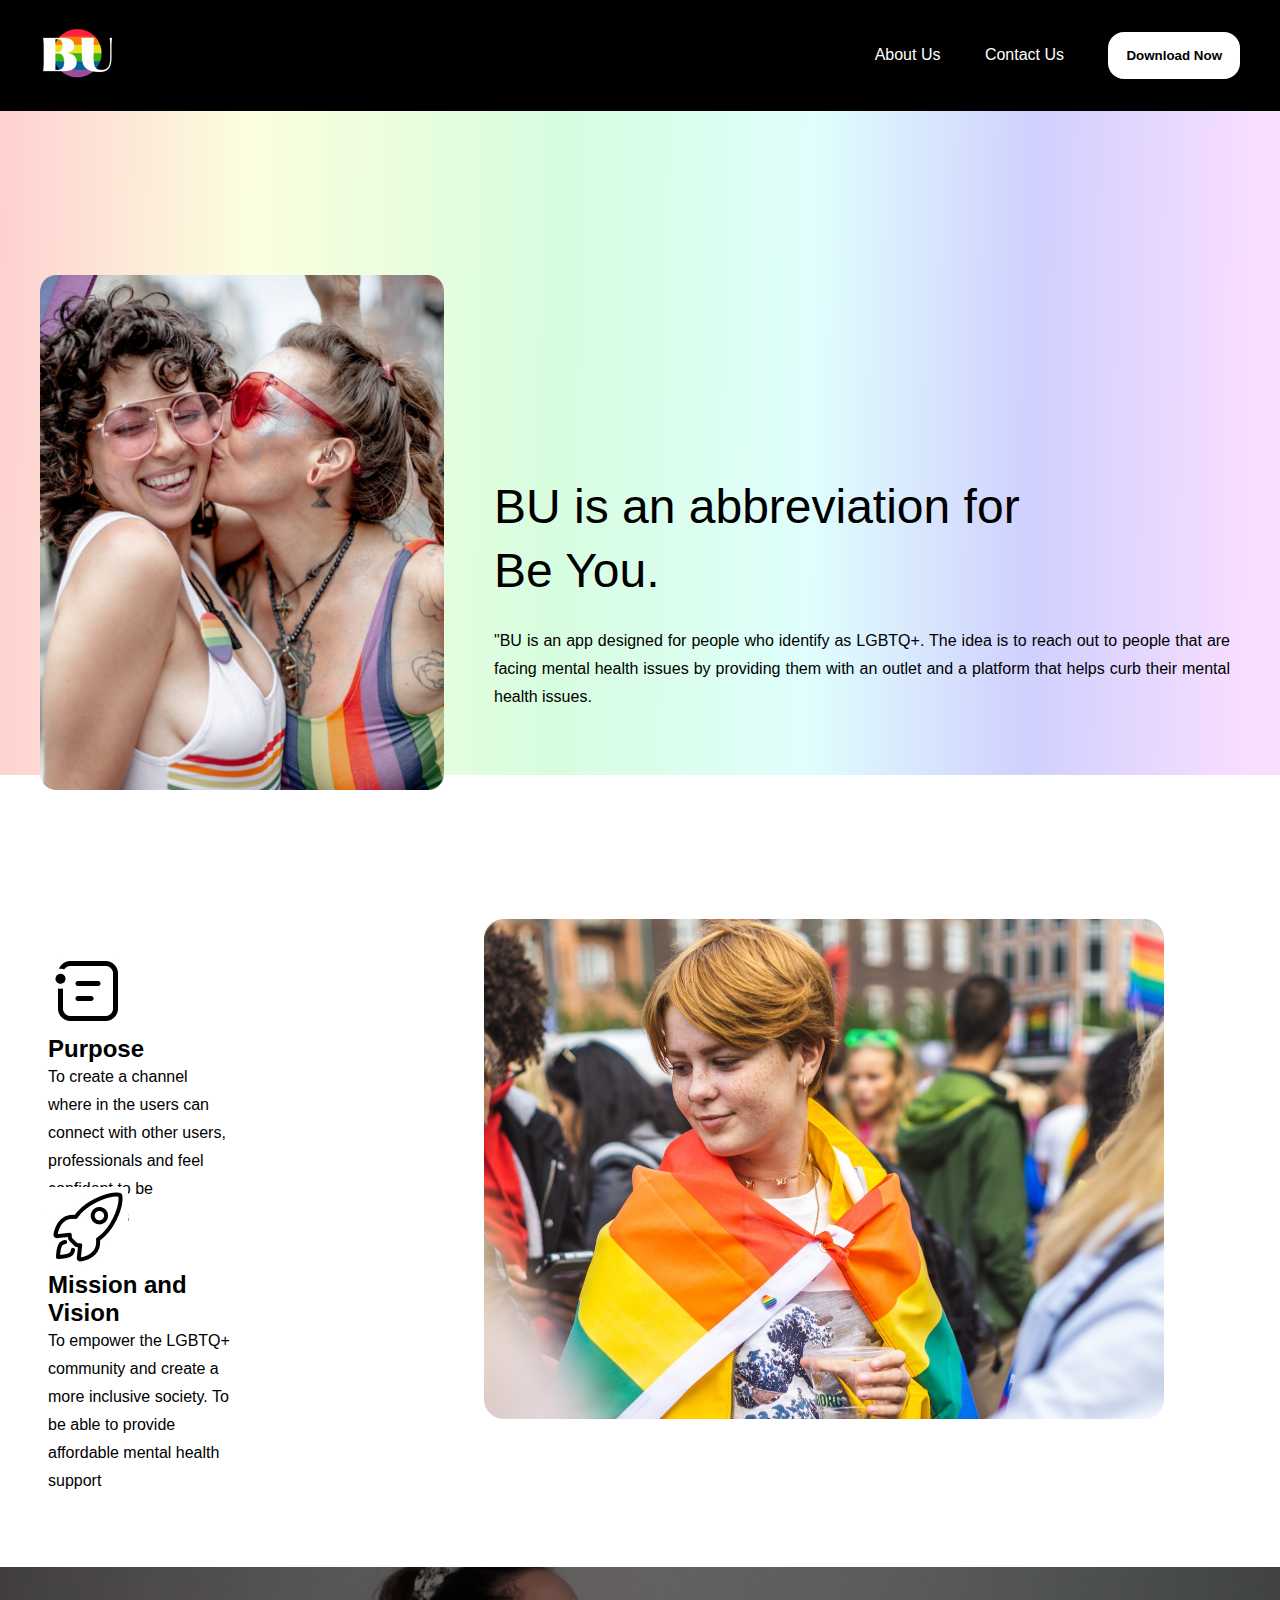
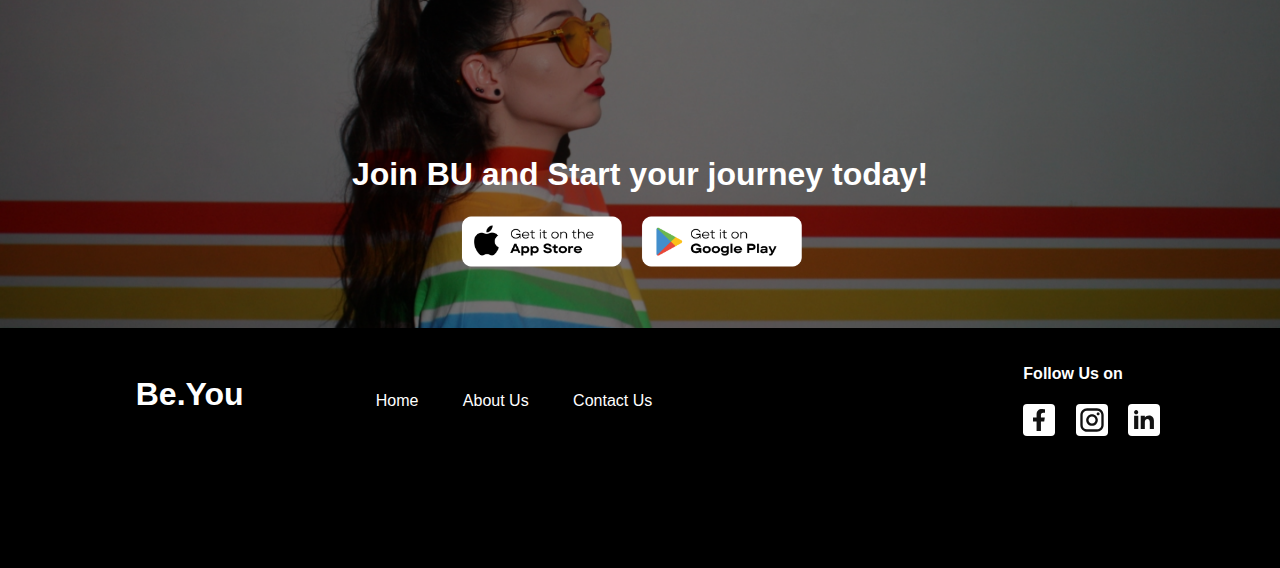
<file: about-us.html>
<!Doctype HTML>
<html>
    <head>
        <title>Be You: About Us</title>
        <meta name="viewport" content="width=device-width, initial-scale=1.0">
        <link rel="stylesheet" type="text/css" href="styles1.css">
        <link rel="stylesheet" type="text/css" href="styles.css">
    </head>
    <body>
        <header>
            
            <nav>
            <a href="index.html"><img src="images/logo.png" alt="logo"></a>
            <ul>
                <li><a href="about-us.html">About Us</a></li>
                <li><a href="contact-us.html">Contact Us</a></li>
                <button class="btn-download">Download Now</button>
            </ul>
            </nav>

        </header>
        
               
        
        <!-- ABOUT US HERO SECTION-->
        <main>   
            <section class="hero-banner">
                <section class="banner-content" col-8>
                        <img src="images/about header.jpg" id="about-img" alt="About Header Image">
                        <section class="abt-ctnt">
                            <h1 class="h1-regular">BU is an abbreviation for <br>Be You.</h1>
                            <p>"BU is an app designed for people who identify
                            as LGBTQ+. The idea is to reach out to people
                            that are facing mental health issues by
                            providing them with an outlet and a platform
                            that helps curb their mental health issues.</p>
                        </section>   
                </section>
            </section>
            <!-- MISSION VISION SECTION --> 
            <section class="m-v-sections col-12">    
                <section class="m-v-sect col-8">
                    <section class="purpose col-6"> 
                        <img src="images/mission.jpg" id="purpose-icon" alt="Purpose Icon">
                        <section class="m-v-sec">
                            <h3>Purpose</h3>
                            <p>To create a channel where in the users can connect with other users, professionals and
                            feel confident to be themselves</p>  
                        </section>                                       
                    </section>
                    <section class="mission col-6">
                        <img src="images/vision.jpg" id="mission-icon" alt="Mission Icon">    
                        <section class="m-sec">
                            <h3>Mission and Vision</h3>
                            <p>To empower the LGBTQ+ community and create a more inclusive society.
                            To be able to provide affordable mental health support</p>
                        </section>               
                    </section>
                </section>
                <section class="mission-vision-image">
                    <img src="images/missionvision.png" id="mission-img" alt="Mission & Vision Image" width="680" height="500">
                </section>
            </section>     
            <section class="image-with-text">
                <img src="images/download-image.png" alt="Image">
                <section class="text-overlay">
                    <h2>Join BU and Start your journey today!</h2>     
                    <section class="download-btns">
                        <a href="https://www.apple.com/ca/app-store/" target="_blank"><img class="download-btn" src="images/App%20Store.png"></a>
                        <a href="https://play.google.com/store/apps" target="_blank"><img class="download-btn" src="images/Playstore.png"></a>
                    </section>     
                </section>
            </section>
        </main>     
        <!-- FOOTER SECTION -->       
        <footer class="col-12">           
            <section class="col-8">
            <h2 class="col-3">Be.You</h2>               
            <nav class="footer-nav col-6">
                <ul id="footer-links">
                    <li><a href="index.html">Home</a></li>
                    <li><a href="about-us.html">About Us</a></li>
                    <li><a href="contact-us.html"++>Contact Us</a></li>
                </ul>
            </nav>
            </section>         
            <section class="social-links">
            <h4>Follow Us on</h4>
                <section class="social-icons">
                    <a href="https://www.facebook.com/" target="_blank"><img src="images/facebook.svg" alt="Facebook logo"></a>
                    <a href="https://instagram.com/" target="_blank"><img src="images/instagram.svg" alt="instagram logo"></a>
                    <a href="https://linkedin.com/" target="_blank"><img src="images/linkedin.svg" alt="Linkedin logo"></a>
                </section>       
            </section>
        </footer>
    </body>
</html>
</file>
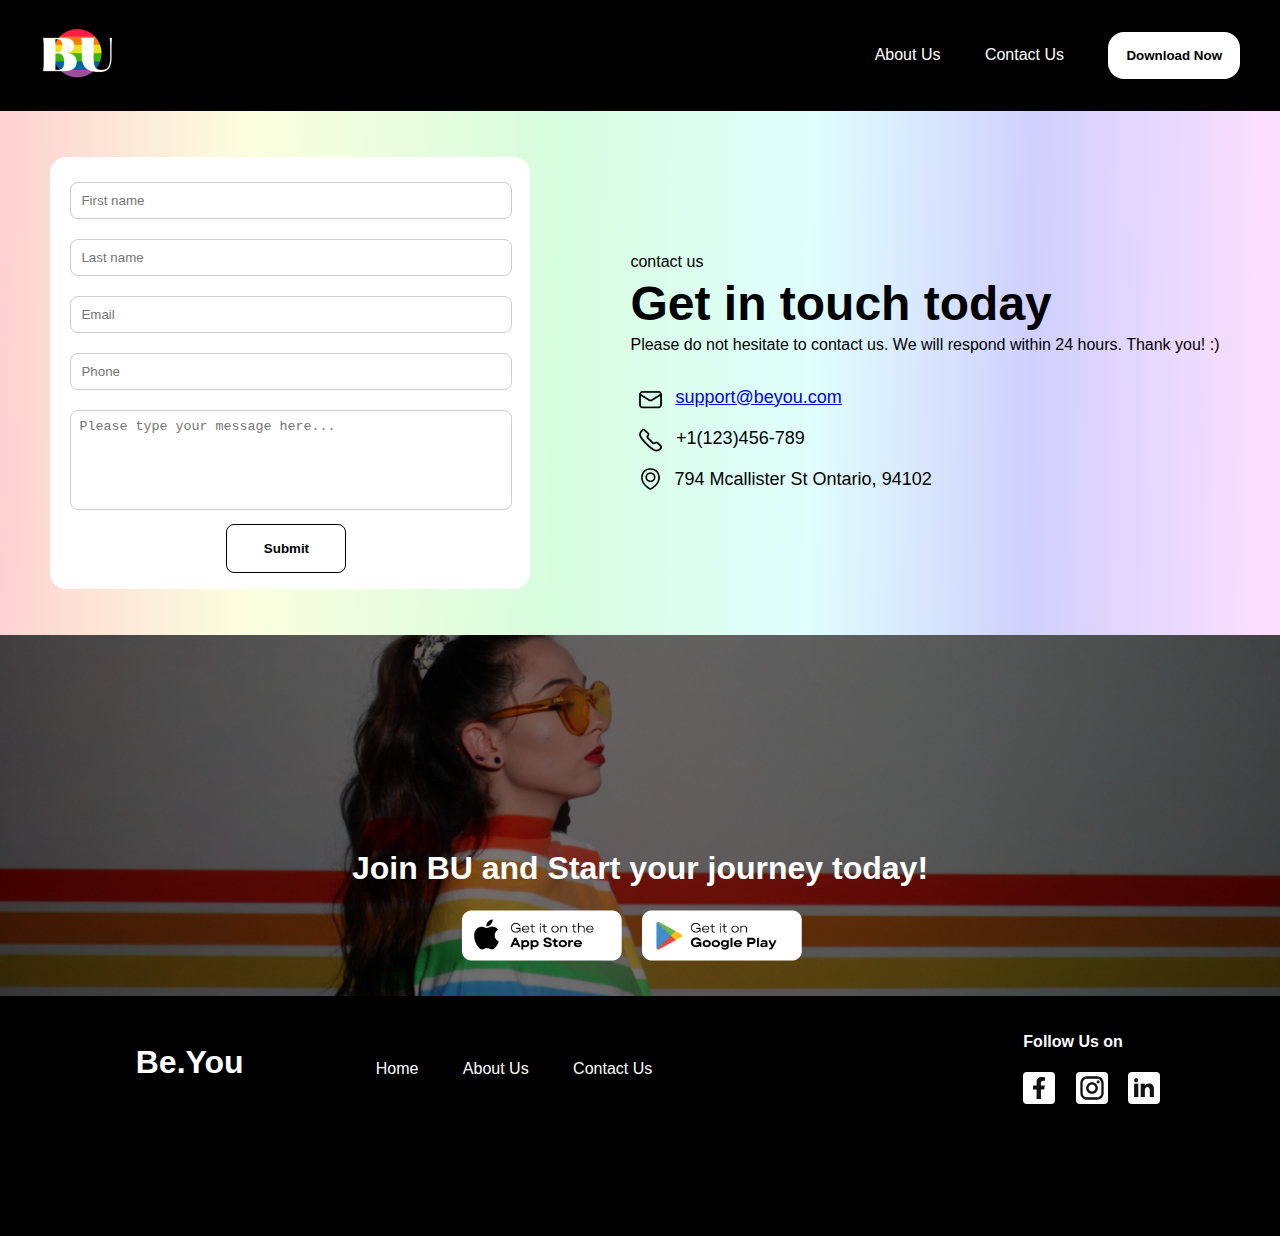
<file: contact-us.html>
<!DOCTYPE html>

<html>

<head>
    <title>Be You: Contact Us</title>
    <meta name="viewport" content="width=device-width, initial-scale=1.0">
    <link rel="stylesheet" type="text/css" href="styles1.css">
    <link rel="stylesheet" type="text/css" href="styles.css">

</head>

<body>
    <header>

        <nav>
            <a href="index.html"><img src="images/logo.png" alt="logo"></a>
            <ul>
                <li><a href="about-us.html">About Us</a></li>
                <li><a href="contact-us.html">Contact Us</a></li>
                <button class="btn-download">Download Now</button>
            </ul>
        </nav>

    </header>
    <!-- ADDING SPACE FOR MARGIN REFERENCE -->




    <!-- CONTACT US SECTION -->
    <main>
        <section class="side-side col-12" id="contact">

            <div id="form">
                <form class="form-content" onsubmit="contactsubmit(event);">
                    <input type="text" id="fname" name="lname" placeholder="First name" required>
                    <input type="text" id="lname" name="lname" placeholder="Last name" required>
                    <input type="email" id="yemail" name="yemail" placeholder="Email" required>
                    <input type="text" id="yphone" name="yphone" placeholder="Phone" required>
                    <textarea type="textarea" id="yquery" name="yquery"
                        placeholder="Please type your message here..."></textarea>
                    <button type="submit">Submit</button>
                </form>
            </div>

            <!-- ADDING SPACE FOR MARGIN REFERENCE -->
            <div id="contact-us-container">
                <section class="contact-us">
                    <section class="contact-sub">
                        <p>contact us</p>
                        <h1>Get in touch today</h1>
                        <p>Please do not hesitate to contact us.
                            We will respond within 24 hours. Thank you! :)</p>
                    </section>
                    <section class="contact-us-sub">
                        <div style="display: flex; margin:8px">
                            <img style="height: 25px" src="images/Email.png" id="email-icon" alt="Email Icon">
                            <h3 style="margin-left: 12px">
                                <li><a href="mail to:support@beyou.com">support@beyou.com</a>
                            </h3>
                        </div>
                        <div style="display: flex; margin:8px; margin-top:16px">
                            <img style="height: 25px" src="images/Phone.png" id="phone-icon" alt="Phone Icon">
                            <h3 style="margin-left: 12px">+1(123)456-789</h3>
                        </div>
                        <div style="display: flex; margin:8px">
                            <img style="height: 30px" src="images/location.png" id="location-icon" alt="Location Icon">
                            <h3 style="margin-left: 12px; margin-top:8px">794 Mcallister St Ontario, 94102</h3>
                        </div>
                    </section>
                </section>
            </div>
        </section>
        <section id="thank-you" class="col-12" style="display: none">
            <div>
                Thank you for contacting us, we will get back to you within 1-2 business days.
            </div>
        </section>
        <!-- DOWNLOAD APP SECTION -->

        <section class="image-with-text">
            <img src="images/download-image.png" alt="Image">
            <section class="text-overlay">
                <h2>Join BU and Start your journey today!</h2>

                <section class="download-btns">
                    <a href="https://www.apple.com/ca/app-store/" target="_blank"><img class="download-btn"
                            src="images/App%20Store.png"></a>
                    <a href="https://play.google.com/store/apps" target="_blank"><img class="download-btn"
                            src="images/Playstore.png"></a>
                </section>

            </section>

        </section>


    </main>


    <!-- FOOTER SECTION -->
    <footer class="col-12">
        <section class="col-8">
            <h2 class="col-3">Be.You</h2>
            <nav class="footer-nav col-6">
                <ul id="footer-links">
                    <li><a href="index.html">Home</a></li>
                    <li><a href="about-us.html">About Us</a></li>
                    <li><a href="contact-us.html" ++>Contact Us</a></li>
                </ul>
            </nav>
        </section>
        <section class="social-links">
            <h4>Follow Us on</h4>
            <section class="social-icons">
                <a href="https://www.facebook.com/" target="_blank"><img src="images/facebook.svg"
                        alt="Facebook logo"></a>
                <a href="https://instagram.com/" target="_blank"><img src="images/instagram.svg"
                        alt="instagram logo"></a>
                <a href="https://linkedin.com/" target="_blank"><img src="images/linkedin.svg" alt="Linkedin logo"></a>
            </section>
        </section>
    </footer>
    <script>
        function contactsubmit(e)
        {
            e.preventDefault();

            let firstname = document.getElementById('fname').value;
            let email = document.getElementById('yemail').value;
            let phone = document.getElementById('yphone').value;
            let lastname = document.getElementById('lname').value;

            document.getElementById('contact').style.display = 'none';
            document.getElementById('thank-you').style.display = 'block';
        }
    </script>
</body>

</html>
</file>
<file: styles1.css>
*{
  box-sizing: border-box;
  scroll-behavior: smooth;
}

.row::after {
  content:"";
  clear:both;
  display:table;
  margin: 0;
}

[class*="col-"] {
float:left;
padding: 16px;
    
}

[class*="container"] {
    padding-bottom: 120px;
}


body{
max-width: 100%;
margin: 0 auto;
font-family: 'Poppins', sans-serif;
    
}

h1{
    font-size: 48px;
    margin: 0px;
}

h2{
    font-size: 48px;
    margin: 0px;
}

h3{
    font-size: 24px;
    margin: 0px;
}

p{
    font-size: 16px;
    line-height: 28px;
    margin: 0px;
}


/*Header CSS*/


a img{
    width: 75px;
    height: 59px;
}

nav{
    background-color: black;
    display: flex;
    justify-content: space-between;
    padding: 16px 40px;
    align-items: center;
}

nav ul li{
    display: inline;
    margin-right: 40px;

}

nav ul li a{
    color: white;
    font-size: 16px;
    text-decoration: none;
}

button{
    padding: 16px 18px;
    background-color: white;
    border: none;
    border-radius: 16px;
    font-family: 'Poppins', sans-serif;
    font-weight: 600;
    color: black;
}

button:hover{
    background-color: black;
    border-color: white;
    border-style: solid;
    color: white;
}


/*Banner CSS*/

.hero-banner{
    height: 664px;
    background: linear-gradient(90.87deg, #FFD1D1 0.35%, #FBFFDE 19.45%, #D7FDDF 43.32%, #E0FFFD 63.12%, #D0D0FE 80.39%, #F9DEFF 97.85%);
}

.h1-regular{
    font-weight: 400;
    line-height: 64px;
    padding-bottom: 24px;
}
.abt-ctnt{
    position: relative;
    padding-top: 200px;
    padding-left: 50px;
    padding-right: 50px;
    text-align: justify;

}
.banner-content{
    position: relative;
    padding-top: 100px;
    padding-left: 100px;
    display: flex;
}
.banner-content img {
    width: 404px;
    height: 515px;
    position: relative;
   
}
.buttons{
    padding: 24px 0px !important;
}

.buttons img{
    width: 130px;
    height: 41px;
    display: inline-block;
}

#store{
    margin-right: 8px;
}

/* about us mission and vision section */
.m-v-sections { 
    display: flex;
    position: relative;
    padding-right:20px;
    padding-top: 30px;
    margin: 10% 0;
}
.m-v-sect {
    display: flex;
    padding-left: 100px;

}
.mission {
    position: relative;
    top:50%;
    right:50%;
}
.mission-vision-image {
    padding-right: 100px;
}
/* Contactus Page */
.side-side{ 
    background: linear-gradient(90.87deg, #FFD1D1 0.35%, #FBFFDE 19.45%, #D7FDDF 43.32%, #E0FFFD 63.12%, #D0D0FE 80.39%, #F9DEFF 97.85%);
    display: flex;
    position: relative;
    padding-right:20px;
    z-index: 99;
}
/* Form css */


.form-content { 
    z-index: 9999;
    width: 30rem;
    height: 27rem;
    background-color: #FFFFFF;
    border-radius:16px;
    margin: 30px;
}

.form-content label {
    color:#3d4243;
    padding: 10px 0px;
    margin: 15px 20px;
    
}
.form-content input[type=text],input[type=email] {
    border-radius: 8px;
    margin: 24xp;
    padding: 10px;
    margin: 10px 20px;
    width: 92%;
    border: 1px solid #ccc;
  }
 

  .form-content textarea {
    border-radius: 8px;
    padding: 8px;
    margin: 10px 20px;
    width: 92%;
    border: 1px solid #ccc;
    resize: none;
    height: 100px;
  }

#fname{
    margin-top: 25px;
}

#form{
    margin:auto;
    margin-right: 0px;
}
#contact-us-container{
    margin: auto;
    margin-left: 0px;
    /* width: 50%; */
}

.form-content button {
    width: 399px;
    background-color: #ffffff;
    color: rgb(0, 0, 0);
    border: 1px solid #000000;
    border-radius: 8px;
    cursor: pointer;
    width: 25%;
    margin-left: 11rem;
  }
  
  .form-content button:hover {
    background-color: #000000;
    color: #FFFFFF;
    width: 25%;
    border-radius: 8px;
    margin-left: 11rem;
  }
  .contact-us{
    position: relative;
    padding: 10px 20px;
    margin-left: 30px;
  }
  .contact-us-sub h3 li {
    list-style-type: none;
  }
  .contact-us-sub h3{
    font-size: 18px;
    font-weight: 400;
  }
  .contact-us-sub {
    padding: 10px 20px;
  }
  .contact-sub {
    padding: 10px 20px;

  }

/*Stats CSS*/

.stats{
    height: 150px;
    background-color: #F9F9F9;
}

.stat-value{
    color: #BC3BF9;
    font-weight: bolder;
    margin: 0px;
    padding: 0px;
}


.col-1 {width: 8.33%;}
.col-2 {width: 16.66%;}
.col-3 {width: 25%;}
.col-4 {width: 33.33%;}
.col-5 {width: 41.66%;}
.col-6 {width: 50%;}
.col-7 {width: 58.33%;}
.col-8 {width: 66.66%;}
.col-9 {width: 75%;}
.col-10 {width: 83.33%;}
.col-11 {width: 91.66%;}
.col-12 {width: 100%;}



@media only screen and (max-width:600px) {

*{
    text-align: center;
}  

  [class*="col-"] {
    width:100%;
    align-content: center;
    justify-content: center;
  }
}
</file>
<file: styles.css>
/*Global CSS*/
* {
    box-sizing: border-box;
    scroll-behavior: smooth;
}

.row::after {
    content: "";
    clear: both;
    display: table;
    margin: 0;
}

[class*="col-"] {
    float: left;
    padding: 16px;

}

[class*="container"] {
    padding-bottom: 120px;
}


body {
    max-width: 100%;
    margin: 0 auto;
    font-family: 'Poppins', sans-serif;

}

h1 {
    font-size: 48px;
    margin: 0px;
}

h2 {
    font-size: 32px;
    margin: 0px;
}

h3 {
    font-size: 24px;
    margin: 0px;
}

p {
    font-size: 16px;
    line-height: 28px;
    margin: 0px;
}




/*Header CSS*/


a img {
    width: 75px;
    height: 59px;
}

nav {
    background-color: black;
    display: flex;
    justify-content: space-between;
    padding: 16px 40px;
    align-items: center;
}

nav ul li {
    display: inline;
    margin-right: 40px;

}

nav ul li a {
    color: white;
    font-size: 16px;
    text-decoration: none;
}

button {
    padding: 16px 18px;
    background-color: white;
    border-radius: 16px;
    font-family: 'Poppins', sans-serif;
    font-weight: 600;
    color: black;
    cursor: pointer;
    border: 1px transparent;
}


.btn-download:hover {
    border-radius: 16px;
    background-color: #BC3BF9;
    margin: 0px;
    color: white;

}




/*Banner CSS*/

.hero-banner {
    height: 664px;
    background: linear-gradient(90.87deg, #FFD1D1 0.35%, #FBFFDE 19.45%, #D7FDDF 43.32%, #E0FFFD 63.12%, #D0D0FE 80.39%, #F9DEFF 97.85%);
}

.h1-regular {
    font-weight: 400;
    line-height: 64px;
    padding-bottom: 24px;
}

.banner-content {
    position: relative;
    padding-top: 164px;
    padding-left: 40px;
}

.buttons {
    padding: 24px 0px !important;
}

.buttons img {
    width: 156px;
    height: 51px;
    display: inline-block;
}

#stores {
    margin-right: 8px;
}


.iphone {
    position: relative;
    padding-top: 64px;
}




/*Stats CSS*/

.stats {
    height: 278px;
    background-color: #F9F9F9;
    display: flex;
    justify-content: space-evenly;
    align-items: center;
}

.stat-value {
    color: #BC3BF9;
    font-weight: bolder;
    margin: 0px;
    padding: 0px;
}

/**
 * Quick and easy CSS3 rolling-number/slot machine?
 */


 .statdiv{
    display: inline-block;
 }

 .test{
    display: inline;
    color: #BC3BF9;
    font-weight: bolder;
    font-size: 4rem; 
 }

#counter {
    height: 1em;
    overflow: hidden;
    color: #BC3BF9;
    font-weight: bolder;
    font-size: 4rem;
    margin-bottom: 10px;
}

.digits {
    color: #BC3BF9;
    font-weight: bolder;
    margin: 0px;
    padding: 0px;
    float: left;
    list-style-type: none;
    font-size: 1em;
    line-height: 1em;
    font-size: 4rem;
}


.digits-first {
    margin-top: 0em;
}

.digits {
    animation-duration: 2s;
    animation-timing-function: ease;
    animation-delay: 2s;
    animation-fill-mode: forwards;
}

.anim2 {
    animation-name: anim2;
}

/* Animations */
@keyframes anim2 {
    100% {
        margin-top: -2em;
    }
}

.anim9 {
    animation-name: anim9;
}

/* Animations */
@keyframes anim9 {
    100% {
        margin-top: -9em;
    }
}


.anim8 {
    animation-name: anim8;
}

/* Animations */
@keyframes anim8 {
    100% {
        margin-top: -8em;
    }
}


.anim5 {
    animation-name: anim5;
}

/* Animations */
@keyframes anim5 {
    100% {
        margin-top: -5em;
    }
}



/*Our Services CSS*/

.our-services {
    background-color: #f1f1f1;
    padding: 100px 100px;
    text-align: center;
}

.service-image {
    padding-bottom: 40px;
}




/*Download App CSS*/

.image-with-text {
    position: relative;
}

.image-with-text img {
    display: block;
    width: 100%;
    height: auto;
}

.image-with-text .text-overlay {
    position: absolute;
    top: 90%;
    left: 50%;
    transform: translate(-50%, -50%);
    padding: 20px;
    text-align: center;
    color: white;
}

.image-with-text .text-overlay h2 {
    margin-top: 0;
}

.image-with-text .text-overlay .download-btns {
    padding-top: 24px;
}

.image-with-text .text-overlay .download-btn {
    width: 160px;
    height: 50px;
    display: inline;
    margin-right: 16px;
}





/*Footer CSS*/

footer {
    background-color: #000;
    color: white;
    height: 240px;
    display: flex;
    justify-content: space-evenly;


}

.footer-nav {
    display: block;

}


.social-icons img {
    width: 32px;
    height: 32px;
    display: inline;
    margin-right: 16px;
    align-self: flex-end;
}




/*Mediaquery for responsiveness*/


.col-1 {
    width: 8.33%;
}

.col-2 {
    width: 16.66%;
}

.col-3 {
    width: 25%;
}

.col-4 {
    width: 33.33%;
}

.col-5 {
    width: 41.66%;
}

.col-6 {
    width: 50%;
}

.col-7 {
    width: 58.33%;
}

.col-8 {
    width: 66.66%;
}

.col-9 {
    width: 75%;
}

.col-10 {
    width: 83.33%;
}

.col-11 {
    width: 91.66%;
}

.col-12 {
    width: 100%;
}



@media only screen and (max-width:600px) {

    * {
        text-align: center;
    }

    [class*="col-"] {
        width: 100%;
        align-content: center;
        justify-content: center;
    }
}
</file>
